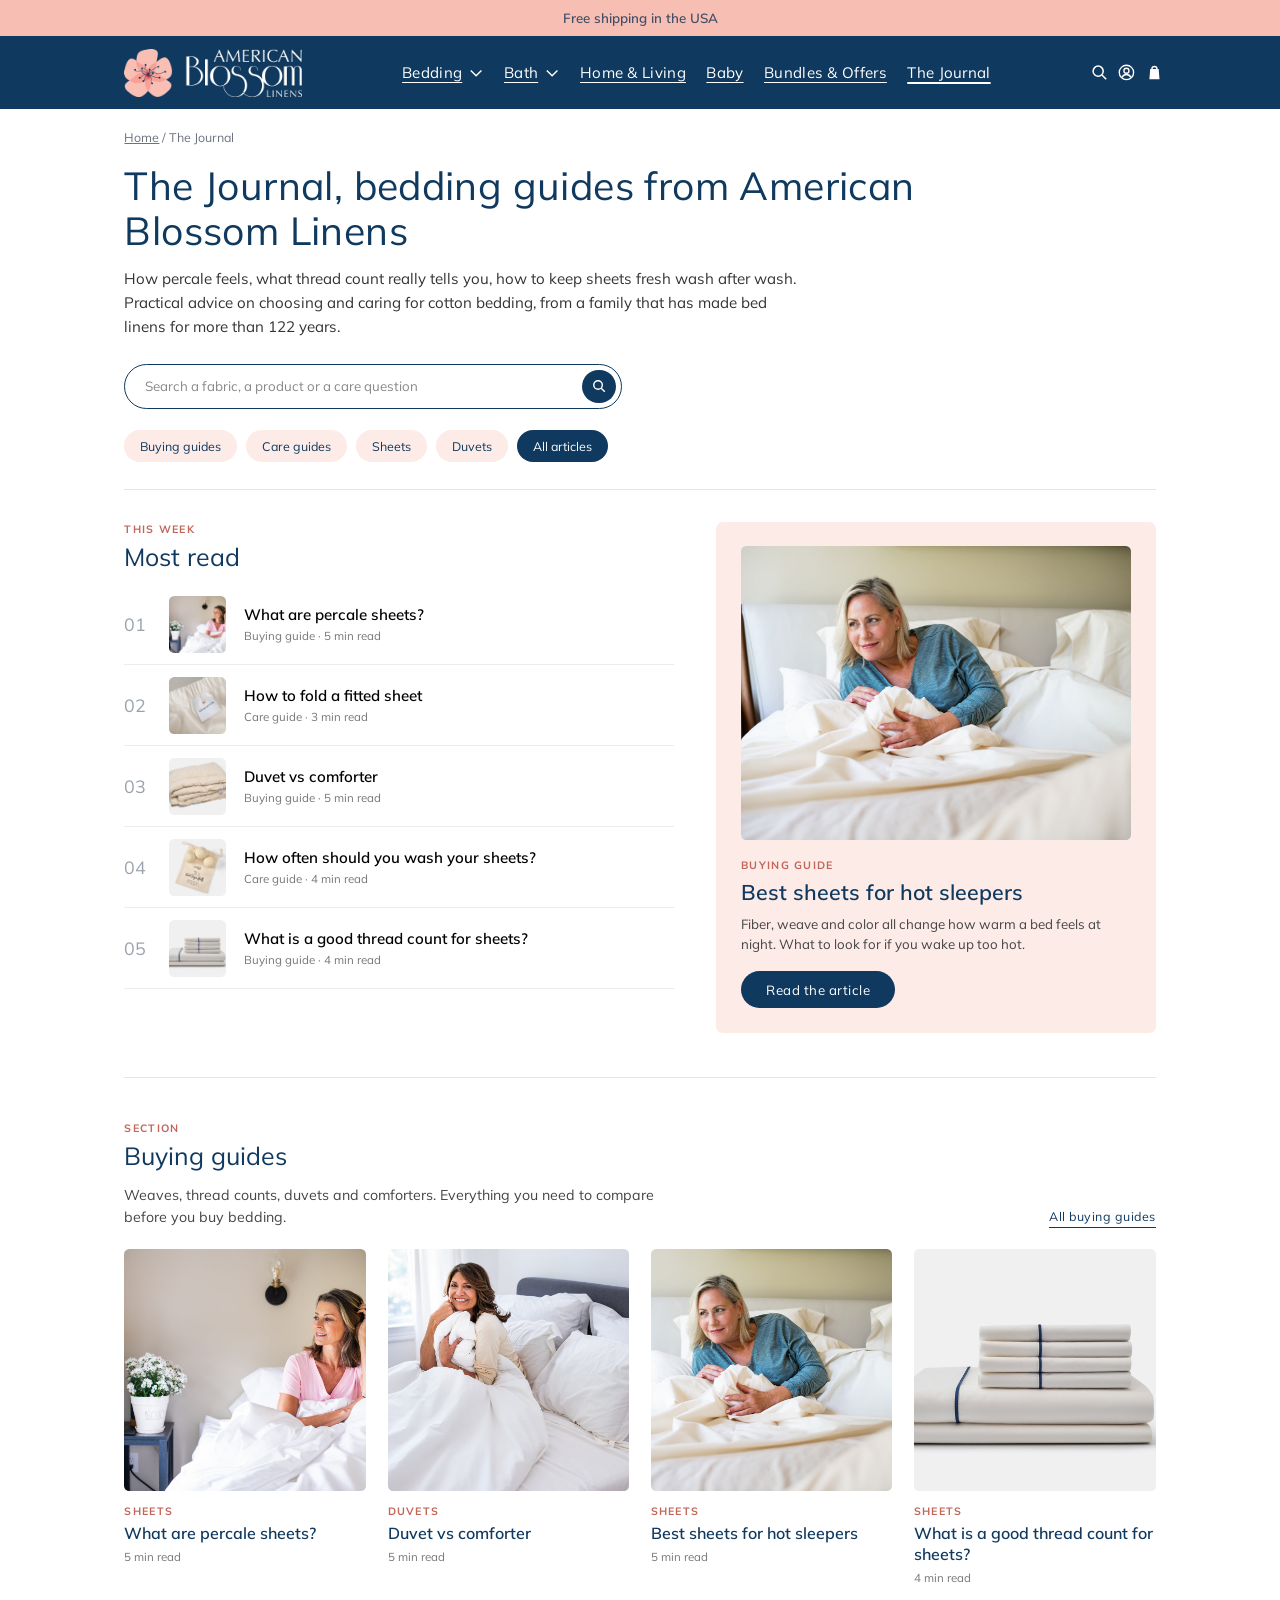
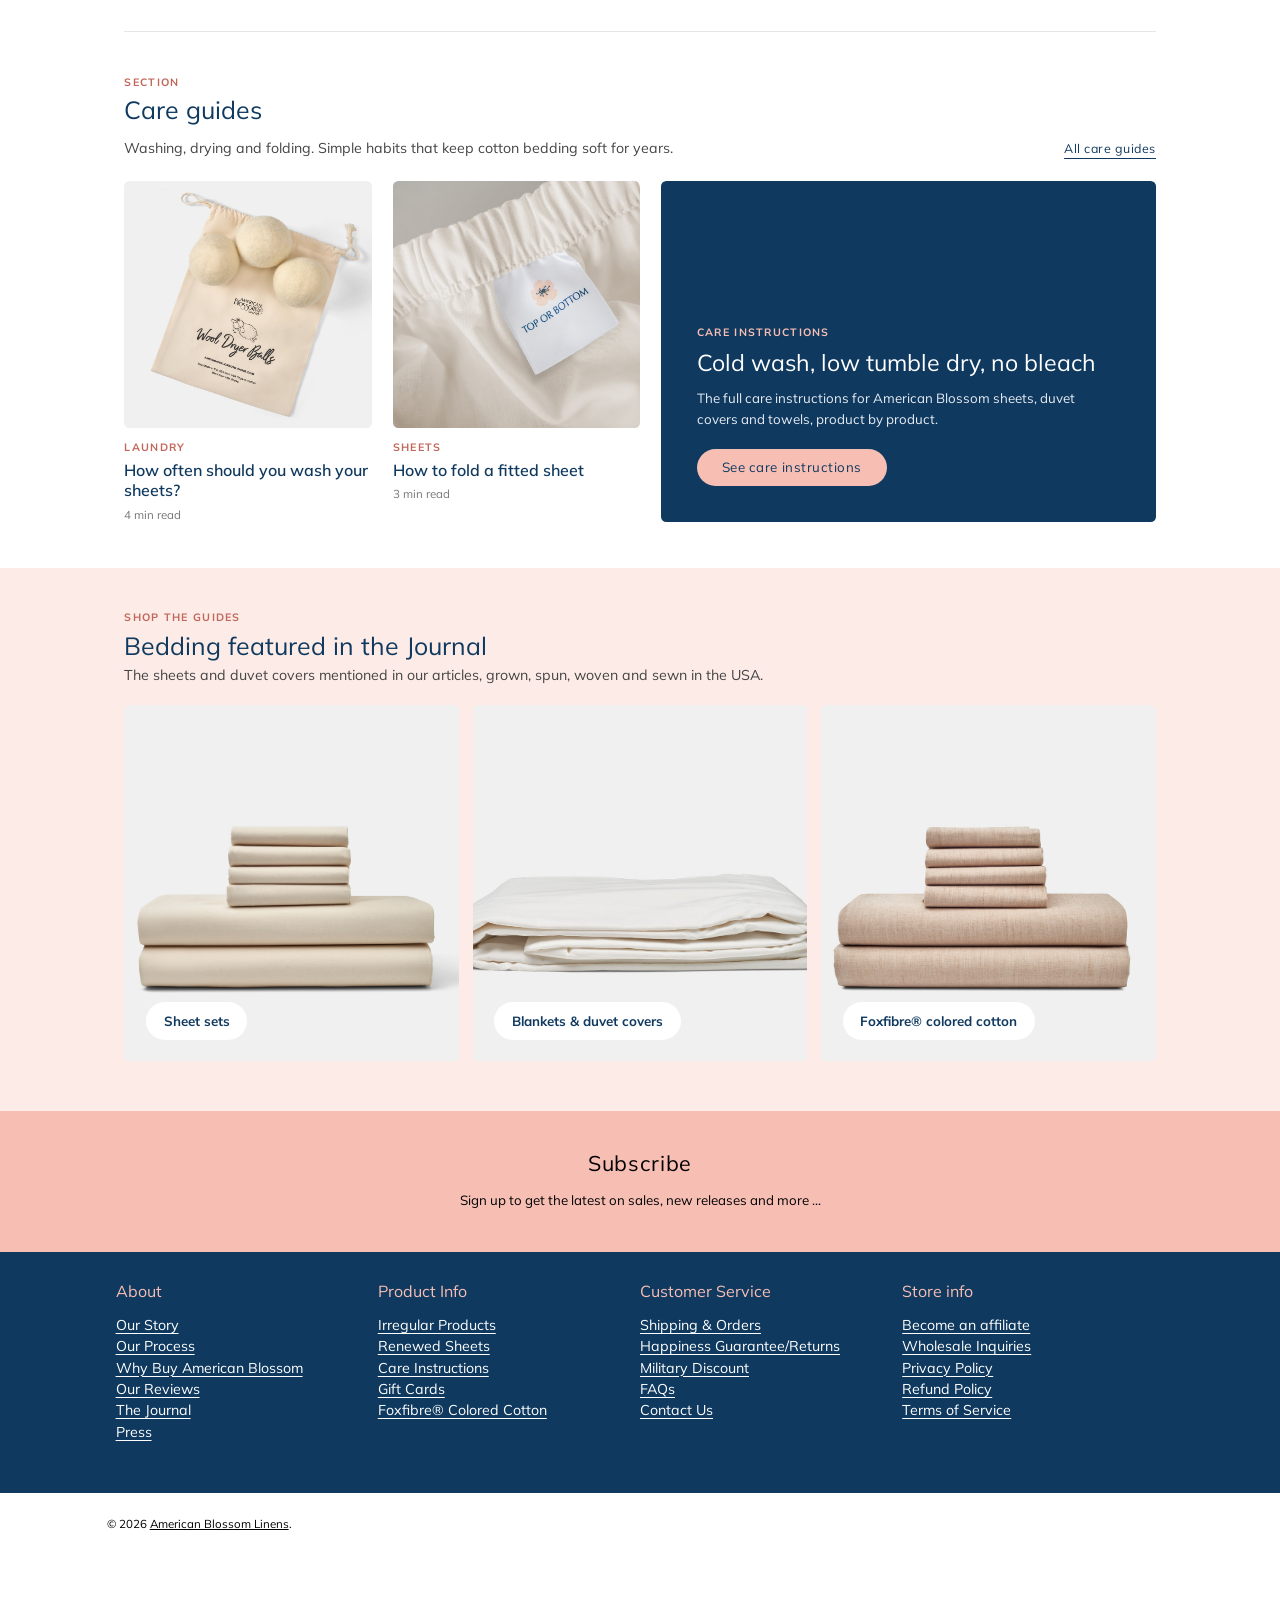
<file: index.html>
<!doctype html>
<html lang="en"><head><meta charset="utf-8">
<meta name="robots" content="noindex, nofollow, noarchive">
<meta name="viewport" content="width=device-width">
<title>The Journal by American Blossom Linens, bedding buying and care guides (mockup)</title>
<link rel="preconnect" href="https://fonts.googleapis.com"><link href="https://fonts.googleapis.com/css2?family=Mulish:wght@300;400;600;700&display=swap" rel="stylesheet">
<link rel="stylesheet" href="common.css">
<style>
.wrap{padding:0 140px}
.bc{font-size:14px;color:#6b7280;padding:22px 0 0}.bc a{text-decoration:underline}
h1{font-size:44px;line-height:1.15;font-weight:400;letter-spacing:.01em;max-width:900px;margin:22px 0 14px;color:#0F395F}
.intro{font-size:17px;color:#333;max-width:760px;line-height:1.6}
.search{margin:28px 0 24px;width:560px;height:50px;border:1.5px solid #0F395F;border-radius:30px;display:flex;align-items:center;justify-content:space-between;padding:0 6px 0 22px;font-size:15px;color:#888}
.search b{width:38px;height:38px;border-radius:50%;background:#0F395F;display:flex;align-items:center;justify-content:center}
.chips{display:flex;gap:10px;padding-bottom:30px;border-bottom:1px solid #e6e6e6}
.chips a,.chips span{font-size:14px;padding:9px 18px;border-radius:20px;background:#FCEBE7;color:#0F395F}
.chips .on{background:#0F395F;color:#fff}
.grid{display:grid;grid-template-columns:1.25fr 1fr;gap:48px;padding:36px 0 50px}
.k{font-size:12px;letter-spacing:.12em;text-transform:uppercase;color:#C2665A;font-weight:700}
h2{font-size:28px;font-weight:400;margin:6px 0 14px;color:#0F395F}
.it{display:flex;align-items:center;gap:20px;padding:13px 0;border-bottom:1px solid #ececec}
.it .n{font-size:20px;color:#9aa3ad;width:30px}
.it img{width:64px;height:64px;object-fit:cover;border-radius:6px}
.it h3{font-size:17px;line-height:1.3;font-weight:600}
.it p{font-size:13px;color:#777;margin-top:4px}
a.it:hover h3{text-decoration:underline}
.feat{background:#FCEBE7;padding:28px;border-radius:8px}
.feat img{width:100%;height:330px;object-fit:cover;border-radius:6px;display:block}
.feat .k{margin-top:20px}
.feat h3{font-size:24px;font-weight:600;margin:8px 0 10px;color:#0F395F}
.feat p{font-size:15px;color:#444;line-height:1.55}
.feat .btn{margin-top:18px}
.sec{padding:48px 0 52px;border-top:1px solid #e6e6e6;scroll-margin-top:10px}
.sec .top{display:flex;justify-content:space-between;align-items:flex-end;margin-bottom:24px}
.sec .top p{font-size:16px;color:#444;max-width:640px;line-height:1.55;margin-top:4px}
.sec .top .all{font-size:14px;letter-spacing:.04em;color:#0F395F;border-bottom:1px solid #0F395F;padding-bottom:3px}
.cards{display:grid;grid-template-columns:repeat(4,1fr);gap:24px}
.cd .im{aspect-ratio:1/1;background:#f4f1ee;overflow:hidden;border-radius:6px}
.cd img{width:100%;height:100%;object-fit:cover;display:block}
.cd .k{margin-top:14px}
.cd h3{font-size:18px;line-height:1.3;font-weight:600;margin-top:6px;color:#0F395F}
.cd p{font-size:13px;color:#777;margin-top:6px}
a.cd:hover h3{text-decoration:underline}
.cards.care{grid-template-columns:1fr 1fr 2fr}
.promo{background:#0F395F;color:#fff;border-radius:6px;padding:40px;display:flex;flex-direction:column;justify-content:flex-end}
.promo .k{color:#F7BEB4}.promo h3{font-size:26px;font-weight:400;margin:10px 0 12px;color:#fff}.promo p{font-size:15px;line-height:1.55;color:#e8eef5;max-width:460px}
.promo .btn{background:#F7BEB4;color:#0F395F;margin-top:22px;width:max-content}
.shop{background:#FCEBE7;padding:48px 140px 56px;margin:0 -140px}
.shop h2{margin-bottom:6px}
.shop .s{font-size:16px;color:#444;margin-bottom:24px}
.tiles{display:grid;grid-template-columns:repeat(3,1fr);gap:16px}
.tile{position:relative;height:400px;overflow:hidden;display:block;border-radius:6px}
.tile img{width:100%;height:100%;object-fit:cover}
.tile span{position:absolute;left:24px;bottom:24px;background:#fff;color:#0F395F;font-size:15px;font-weight:700;padding:12px 20px;border-radius:30px}
</style></head><body>
<div class="ann">Free shipping in the USA</div>
<header class="hdr"><a class="logo" href="https://americanblossomlinens.com/"><img src="img/logo.png" alt="American Blossom Linens"></a>
<nav><a href="https://americanblossomlinens.com/collections/bedding-made-in-the-usa">Bedding <svg viewBox="0 0 16 16" fill="none" stroke="#fff" stroke-width="1.6"><path d="M2 5l6 6 6-6"/></svg></a><a href="https://americanblossomlinens.com/collections/organic-cotton-towels">Bath <svg viewBox="0 0 16 16" fill="none" stroke="#fff" stroke-width="1.6"><path d="M2 5l6 6 6-6"/></svg></a><a href="https://americanblossomlinens.com/collections/laundry-and-home-living">Home &amp; Living</a><a href="https://americanblossomlinens.com/collections/baby-bedding-products">Baby</a><a href="https://americanblossomlinens.com/pages/bundles">Bundles &amp; Offers</a><a class="on" href="index.html">The Journal</a></nav>
<div class="ic"><svg viewBox="0 0 20 20" fill="none" stroke="#fff" stroke-width="1.8"><circle cx="8.5" cy="8.5" r="6"/><path d="M13 13l5 5"/></svg><svg viewBox="0 0 20 20" fill="none" stroke="#fff" stroke-width="1.6"><circle cx="10" cy="10" r="8.5"/><circle cx="10" cy="8" r="3"/><path d="M4.5 16c1.5-2.5 3.5-3.5 5.5-3.5s4 1 5.5 3.5"/></svg><svg viewBox="0 0 20 20" fill="#fff"><path d="M5 6h10l1 12H4z"/><path d="M7 6a3 3 0 016 0" fill="none" stroke="#fff" stroke-width="1.6"/></svg></div></header>

<div class="wrap">
<div class="bc"><a href="https://americanblossomlinens.com/">Home</a> / The Journal</div>
<h1>The Journal, bedding guides from American Blossom Linens</h1>
<p class="intro">How percale feels, what thread count really tells you, how to keep sheets fresh wash after wash. Practical advice on choosing and caring for cotton bedding, from a family that has made bed linens for more than 122 years.</p>
<div class="search">Search a fabric, a product or a care question<b><svg width="16" height="16" viewBox="0 0 20 20" fill="none" stroke="#fff" stroke-width="2"><circle cx="8.5" cy="8.5" r="6"/><path d="M13 13l5 5"/></svg></b></div>
<div class="chips"><a href="#buying">Buying guides</a><a href="#care">Care guides</a><span>Sheets</span><span>Duvets</span><span class="on">All articles</span></div>

<div class="grid">
<div><div class="k">This week</div><h2>Most read</h2>
<a class="it" href="article.html"><span class="n">01</span><img src="img/hero-percale.jpg" alt=""><div><h3>What are percale sheets?</h3><p>Buying guide · 5 min read</p></div></a>
<div class="it"><span class="n">02</span><img src="img/fitted.jpg" alt=""><div><h3>How to fold a fitted sheet</h3><p>Care guide · 3 min read</p></div></div>
<div class="it"><span class="n">03</span><img src="img/wool-insert.jpg" alt=""><div><h3>Duvet vs comforter</h3><p>Buying guide · 5 min read</p></div></div>
<div class="it"><span class="n">04</span><img src="img/dryer-balls.jpg" alt=""><div><h3>How often should you wash your sheets?</h3><p>Care guide · 4 min read</p></div></div>
<div class="it"><span class="n">05</span><img src="img/piping.jpg" alt=""><div><h3>What is a good thread count for sheets?</h3><p>Buying guide · 4 min read</p></div></div>
</div>
<div class="feat"><img src="img/woman-natural.jpg" alt=""><div class="k">Buying guide</div><h3>Best sheets for hot sleepers</h3><p>Fiber, weave and color all change how warm a bed feels at night. What to look for if you wake up too hot.</p><span class="btn">Read the article</span></div>
</div>

<section class="sec" id="buying">
<div class="top"><div><div class="k">Section</div><h2>Buying guides</h2><p>Weaves, thread counts, duvets and comforters. Everything you need to compare before you buy bedding.</p></div><span class="all">All buying guides</span></div>
<div class="cards">
<a class="cd" href="article.html"><div class="im"><img src="img/hero-percale.jpg" alt=""></div><div class="k">Sheets</div><h3>What are percale sheets?</h3><p>5 min read</p></a>
<div class="cd"><div class="im"><img src="img/duvet.jpg" alt=""></div><div class="k">Duvets</div><h3>Duvet vs comforter</h3><p>5 min read</p></div>
<div class="cd"><div class="im"><img src="img/woman-natural.jpg" alt=""></div><div class="k">Sheets</div><h3>Best sheets for hot sleepers</h3><p>5 min read</p></div>
<div class="cd"><div class="im"><img src="img/piping.jpg" alt=""></div><div class="k">Sheets</div><h3>What is a good thread count for sheets?</h3><p>4 min read</p></div>
</div>
</section>

<section class="sec" id="care">
<div class="top"><div><div class="k">Section</div><h2>Care guides</h2><p>Washing, drying and folding. Simple habits that keep cotton bedding soft for years.</p></div><span class="all">All care guides</span></div>
<div class="cards care">
<div class="cd"><div class="im"><img src="img/dryer-balls.jpg" alt=""></div><div class="k">Laundry</div><h3>How often should you wash your sheets?</h3><p>4 min read</p></div>
<div class="cd"><div class="im"><img src="img/fitted.jpg" alt=""></div><div class="k">Sheets</div><h3>How to fold a fitted sheet</h3><p>3 min read</p></div>
<a class="promo" href="https://americanblossomlinens.com/pages/care-instructions"><div class="k">Care instructions</div><h3>Cold wash, low tumble dry, no bleach</h3><p>The full care instructions for American Blossom sheets, duvet covers and towels, product by product.</p><span class="btn">See care instructions</span></a>
</div>
</section>

<section class="shop">
<div class="k">Shop the guides</div><h2>Bedding featured in the Journal</h2><p class="s">The sheets and duvet covers mentioned in our articles, grown, spun, woven and sewn in the USA.</p>
<div class="tiles">
<a class="tile" href="https://americanblossomlinens.com/collections/sheet-sets"><img src="img/sheet-set.png" alt=""><span>Sheet sets</span></a>
<a class="tile" href="https://americanblossomlinens.com/collections/blankets-and-duvet-covers"><img src="img/duvet-folded.jpg" alt=""><span>Blankets &amp; duvet covers</span></a>
<a class="tile" href="https://americanblossomlinens.com/collections/foxfibre-colored-cotton"><img src="img/foxfibre.jpg" alt=""><span>Foxfibre® colored cotton</span></a>
</div>
</section>
</div>
<div class="sub"><h3>Subscribe</h3><p>Sign up to get the latest on sales, new releases and more ...</p></div>
<footer class="ft"><div><h4>About</h4><a href="https://americanblossomlinens.com/pages/about-american-blossom-linens">Our Story</a><a href="https://americanblossomlinens.com/pages/our-process-made-in-the-usa">Our Process</a><a href="https://americanblossomlinens.com/pages/why-buy-american-blossom">Why Buy American Blossom</a><a href="https://americanblossomlinens.com/pages/our-reviews">Our Reviews</a><a href="index.html">The Journal</a><a href="https://americanblossomlinens.com/pages/press">Press</a></div><div><h4>Product Info</h4><a href="https://americanblossomlinens.com/collections/irregular-products">Irregular Products</a><a href="https://americanblossomlinens.com/collections/renewed-sheets">Renewed Sheets</a><a href="https://americanblossomlinens.com/pages/care-instructions">Care Instructions</a><a href="https://americanblossomlinens.com/products/american-blossoms-gift-card">Gift Cards</a><a href="https://americanblossomlinens.com/pages/fox-fibre">Foxfibre® Colored Cotton</a></div><div><h4>Customer Service</h4><a href="https://americanblossomlinens.com/pages/shipping-orders">Shipping &amp; Orders</a><a href="https://americanblossomlinens.com/pages/happiness-guarantee">Happiness Guarantee/Returns</a><a href="https://americanblossomlinens.com/pages/military-discount">Military Discount</a><a href="https://americanblossomlinens.com/pages/faqs">FAQs</a><a href="https://americanblossomlinens.com/pages/contact-us">Contact Us</a></div><div><h4>Store info</h4><a href="https://americanblossomlinens.com/pages/affiliate">Become an affiliate</a><a href="https://americanblossomlinens.com/pages/wholesale">Wholesale Inquiries</a><a href="https://americanblossomlinens.com/policies/privacy-policy">Privacy Policy</a><a href="https://americanblossomlinens.com/policies/refund-policy">Refund Policy</a><a href="https://americanblossomlinens.com/policies/terms-of-service">Terms of Service</a></div></footer>
<div class="copy">© 2026 <a href="https://americanblossomlinens.com/">American Blossom Linens</a>.</div>
<script>function fit(){document.documentElement.style.zoom=document.documentElement.clientWidth/1440}fit();addEventListener("resize",fit)</script>

</body></html>
</file>
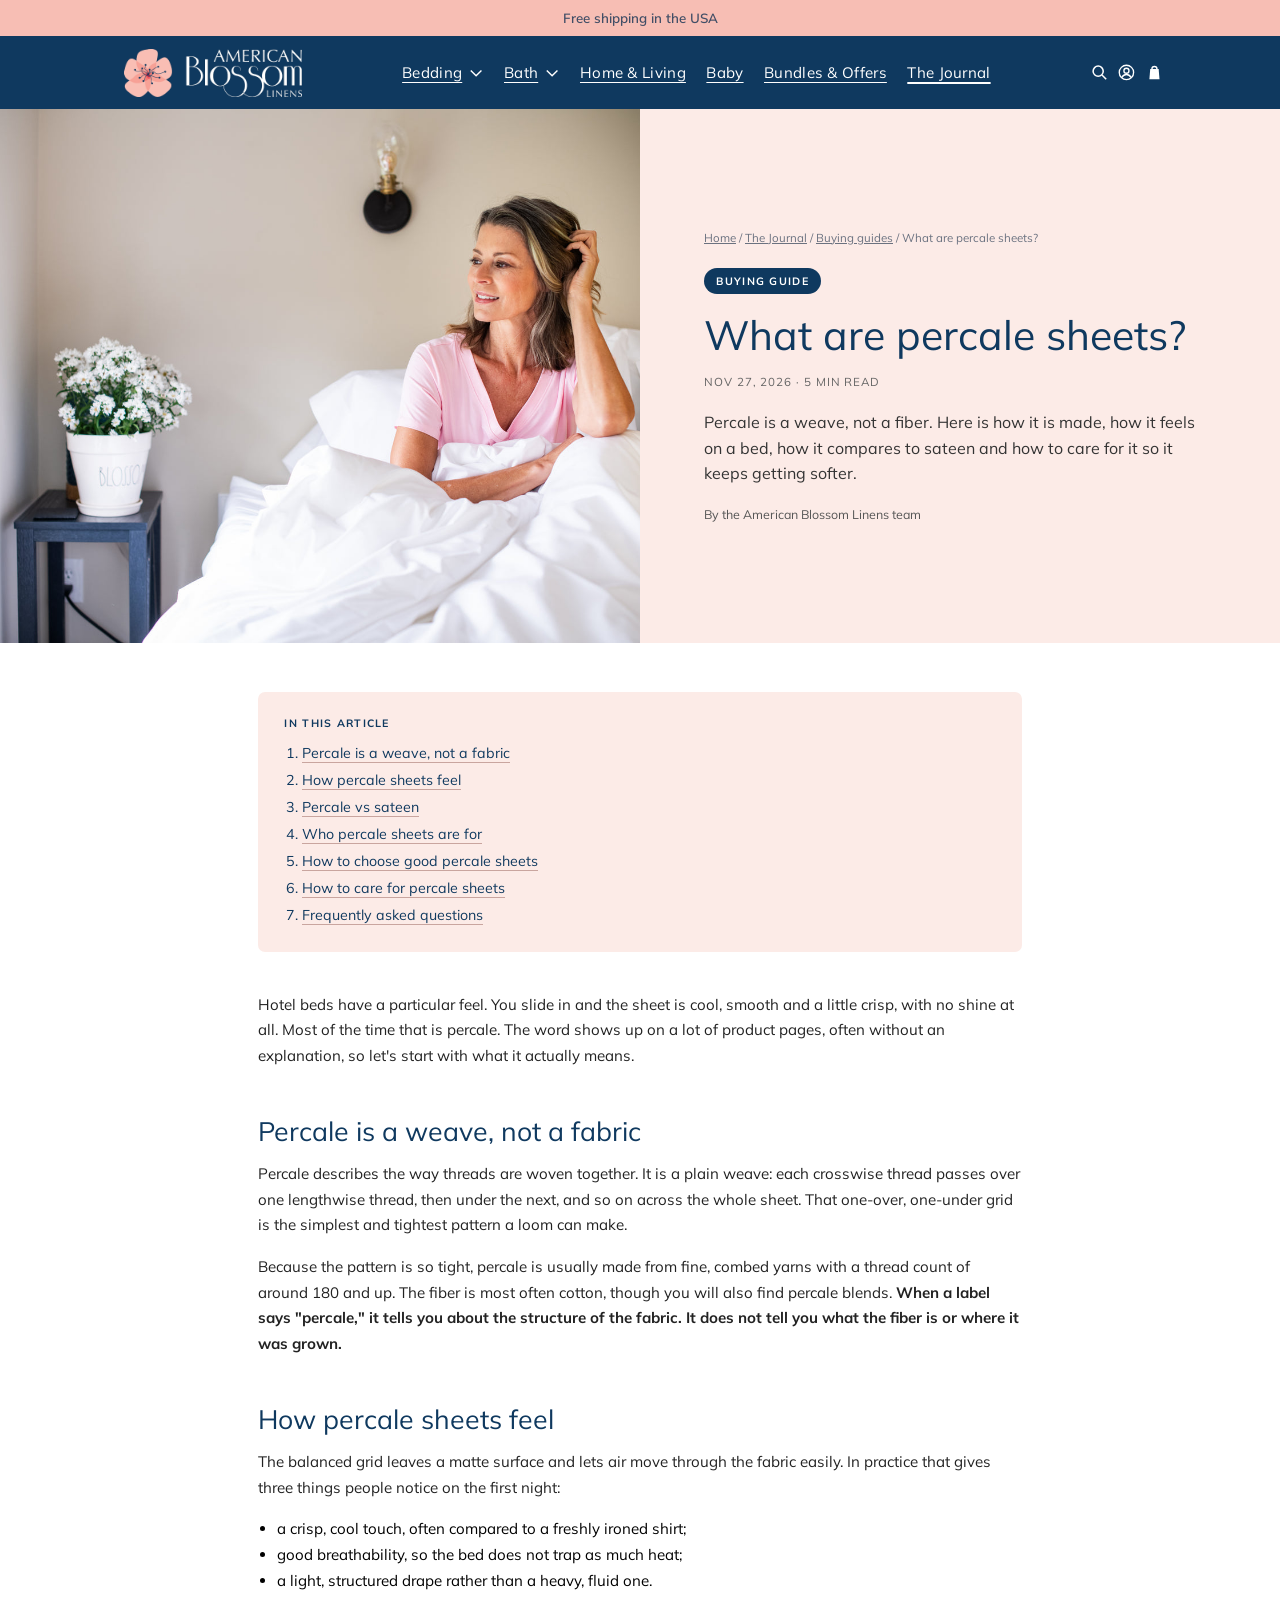
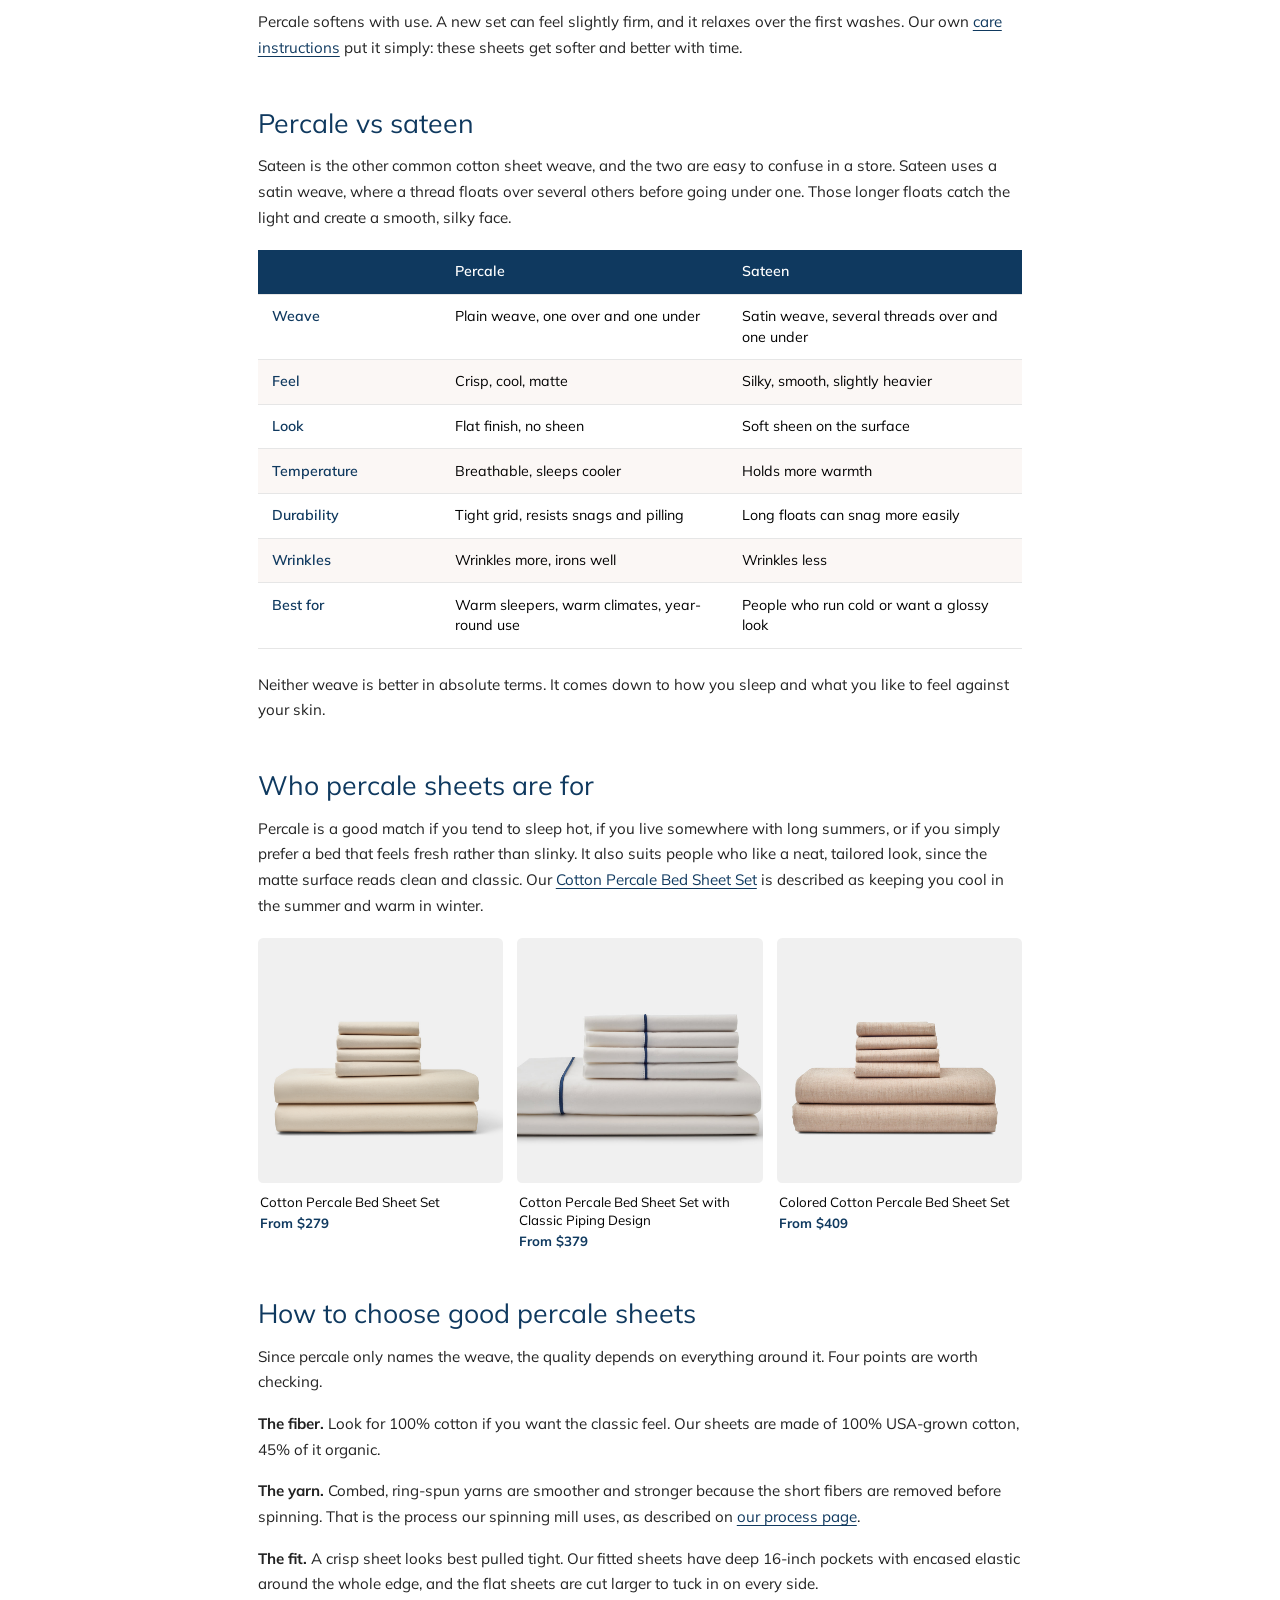
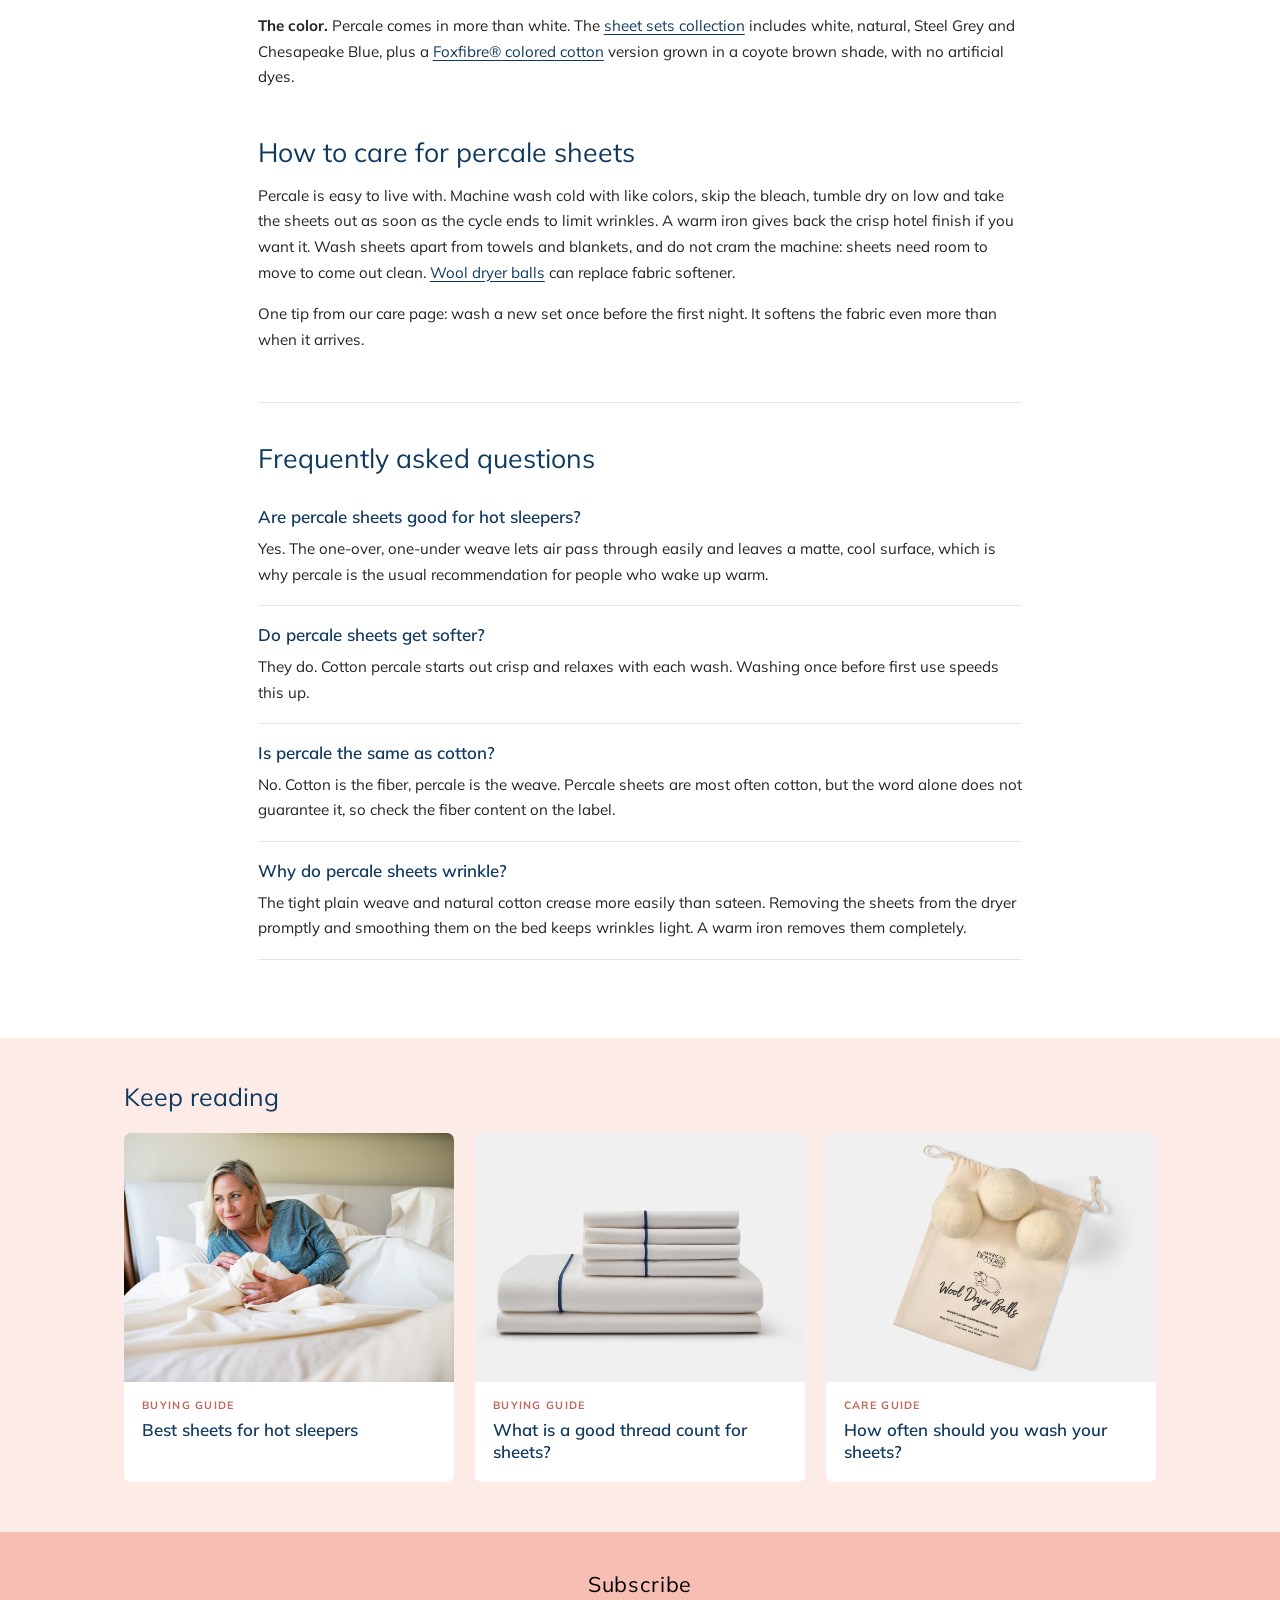
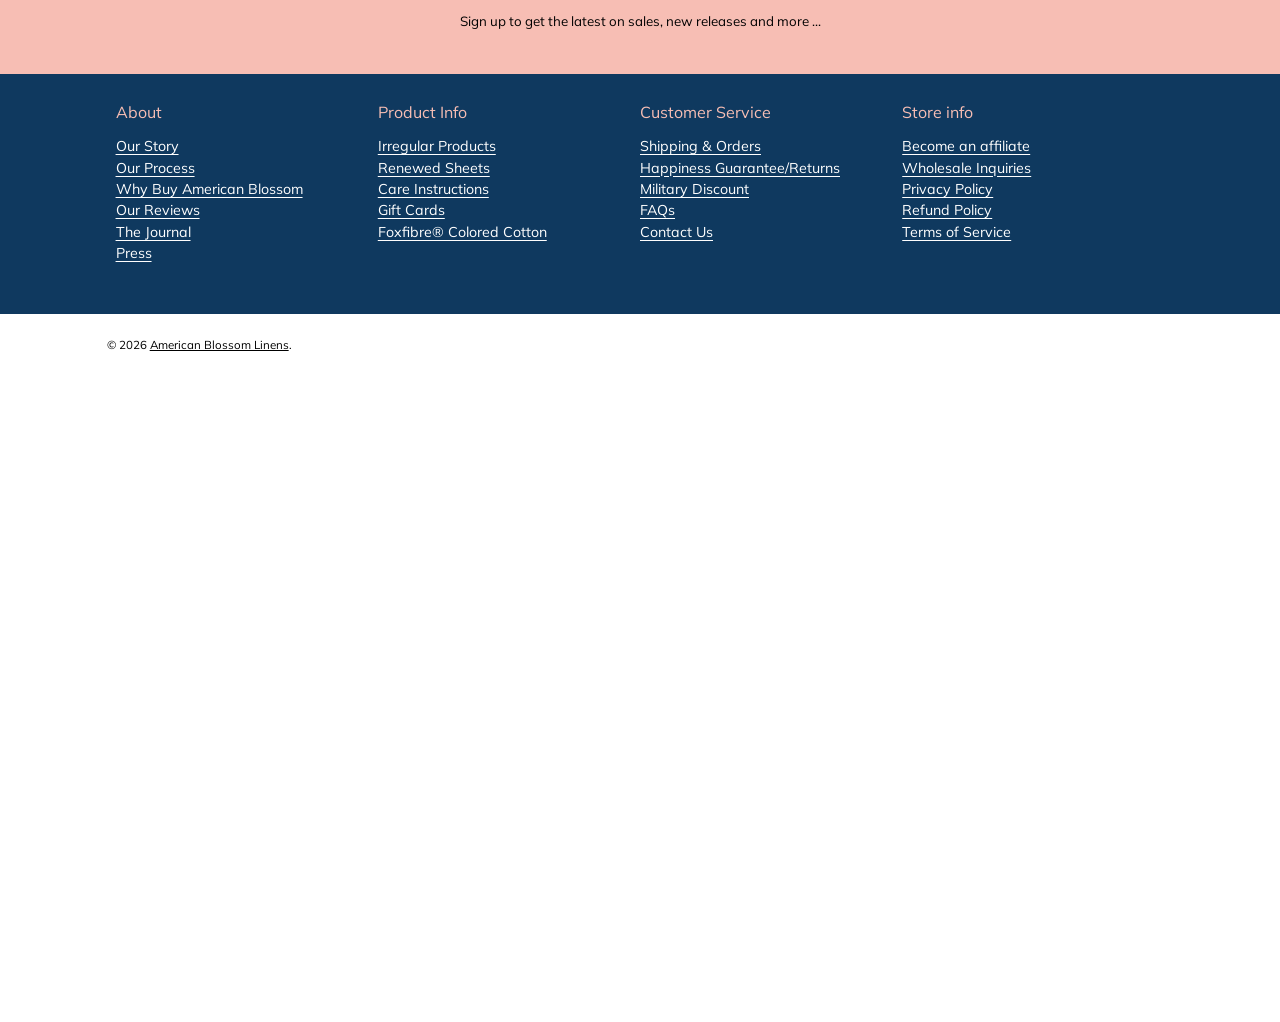
<file: article.html>
<!doctype html>
<html lang="en"><head><meta charset="utf-8">
<meta name="robots" content="noindex, nofollow, noarchive">
<meta name="viewport" content="width=device-width">
<title>What are percale sheets? | The Journal, American Blossom Linens (mockup)</title>
<link rel="preconnect" href="https://fonts.googleapis.com"><link href="https://fonts.googleapis.com/css2?family=Mulish:wght@300;400;600;700&display=swap" rel="stylesheet">
<link rel="stylesheet" href="common.css">
<style>
.hero{display:grid;grid-template-columns:1fr 1fr;background:#FCEBE7;height:600px}
.hero img{width:100%;height:600px;object-fit:cover;object-position:center}
.txt{padding:60px 72px;display:flex;flex-direction:column;justify-content:center}
.bc{font-size:13px;color:#6b7280}.bc a{text-decoration:underline}
.tag{display:inline-block;margin-top:26px;background:#0F395F;color:#fff;font-size:12px;letter-spacing:.12em;padding:7px 14px;border-radius:20px;width:max-content;font-weight:700}
h1{font-size:46px;line-height:1.12;font-weight:400;margin:20px 0 18px;color:#0F395F}
.meta{font-size:13px;letter-spacing:.08em;color:#666;text-transform:uppercase}
.lead{font-size:18px;line-height:1.6;color:#333;margin-top:24px}
.by{font-size:14px;color:#555;margin-top:22px}
.body{width:860px;margin:0 auto;padding:56px 0 24px}
.toc{background:#FCEBE7;padding:26px 30px;margin-bottom:44px;border-radius:8px}
.toc .k{font-size:12px;letter-spacing:.12em;text-transform:uppercase;font-weight:700;color:#0F395F;margin-bottom:12px}
.toc ol{padding-left:20px;font-size:16px;line-height:1.9;color:#0F395F}
.toc a{border-bottom:1px solid #c9a59f}
.body p{font-size:17px;line-height:1.7;color:#222;margin-bottom:18px}
.body p a,.q a{text-decoration:underline;text-underline-offset:3px;color:#0F395F}
.body h2{font-size:30px;line-height:1.2;font-weight:400;color:#0F395F;margin:52px 0 16px;scroll-margin-top:20px}
.body ul{margin:0 0 18px 22px;font-size:17px;line-height:1.7}
table{width:100%;border-collapse:collapse;margin:22px 0 26px;font-size:16px}
th,td{text-align:left;padding:13px 16px;border-bottom:1px solid #e6e6e6;vertical-align:top;line-height:1.45}
thead th{background:#0F395F;color:#fff;font-weight:600}
tbody th{font-weight:600;color:#0F395F;width:24%}
tbody tr:nth-child(even){background:#fbf7f5}
.prods{display:grid;grid-template-columns:repeat(3,1fr);gap:16px;margin:22px 0 8px}
.card{display:block;color:#000}
.card .im{aspect-ratio:1/1;background:#f4f1ee;overflow:hidden;border-radius:6px}
.card img{width:100%;height:100%;object-fit:cover;display:block}
.card .info{padding:12px 2px 0;font-size:15px;line-height:1.35}
.card .pr{display:block;color:#0F395F;font-weight:700;margin-top:4px}
.faq{margin-top:56px;border-top:1px solid #e6e6e6}
.faq h2{margin-top:44px}
.q{border-bottom:1px solid #e6e6e6;padding:20px 0}
.q h3{font-size:19px;font-weight:600;color:#0F395F;margin-bottom:10px}
.q p{margin:0}
.more{background:#FCEBE7;margin-top:64px;padding:48px 0 56px}
.more .in{width:1160px;margin:0 auto}
.more h2{font-size:28px;font-weight:400;color:#0F395F;margin-bottom:24px}
.more .g{display:grid;grid-template-columns:repeat(3,1fr);gap:24px}
.more a{color:#111;background:#fff;display:block;border-radius:8px;overflow:hidden}
.more img{width:100%;height:280px;object-fit:cover;display:block}
.more .c{padding:18px 20px 22px}
.more .k{font-size:12px;letter-spacing:.12em;text-transform:uppercase;color:#C2665A;font-weight:700}
.more h3{font-size:19px;font-weight:600;line-height:1.3;margin-top:8px;color:#0F395F}
</style></head><body>
<div class="ann">Free shipping in the USA</div>
<header class="hdr"><a class="logo" href="https://americanblossomlinens.com/"><img src="img/logo.png" alt="American Blossom Linens"></a>
<nav><a href="https://americanblossomlinens.com/collections/bedding-made-in-the-usa">Bedding <svg viewBox="0 0 16 16" fill="none" stroke="#fff" stroke-width="1.6"><path d="M2 5l6 6 6-6"/></svg></a><a href="https://americanblossomlinens.com/collections/organic-cotton-towels">Bath <svg viewBox="0 0 16 16" fill="none" stroke="#fff" stroke-width="1.6"><path d="M2 5l6 6 6-6"/></svg></a><a href="https://americanblossomlinens.com/collections/laundry-and-home-living">Home &amp; Living</a><a href="https://americanblossomlinens.com/collections/baby-bedding-products">Baby</a><a href="https://americanblossomlinens.com/pages/bundles">Bundles &amp; Offers</a><a class="on" href="index.html">The Journal</a></nav>
<div class="ic"><svg viewBox="0 0 20 20" fill="none" stroke="#fff" stroke-width="1.8"><circle cx="8.5" cy="8.5" r="6"/><path d="M13 13l5 5"/></svg><svg viewBox="0 0 20 20" fill="none" stroke="#fff" stroke-width="1.6"><circle cx="10" cy="10" r="8.5"/><circle cx="10" cy="8" r="3"/><path d="M4.5 16c1.5-2.5 3.5-3.5 5.5-3.5s4 1 5.5 3.5"/></svg><svg viewBox="0 0 20 20" fill="#fff"><path d="M5 6h10l1 12H4z"/><path d="M7 6a3 3 0 016 0" fill="none" stroke="#fff" stroke-width="1.6"/></svg></div></header>

<div class="hero"><img src="img/hero-percale.jpg" alt="Woman in bed with white Cotton Percale Bed Sheet Set by American Blossom Linens"><div class="txt">
<div class="bc"><a href="https://americanblossomlinens.com/">Home</a> / <a href="index.html">The Journal</a> / <a href="index.html#buying">Buying guides</a> / What are percale sheets?</div>
<span class="tag">BUYING GUIDE</span>
<h1>What are percale sheets?</h1>
<div class="meta">Nov 27, 2026 · 5 min read</div>
<p class="lead">Percale is a weave, not a fiber. Here is how it is made, how it feels on a bed, how it compares to sateen and how to care for it so it keeps getting softer.</p>
<div class="by">By the American Blossom Linens team</div>
</div></div>

<div class="body">
<nav class="toc"><div class="k">In this article</div><ol>
<li><a href="#weave">Percale is a weave, not a fabric</a></li>
<li><a href="#feel">How percale sheets feel</a></li>
<li><a href="#sateen">Percale vs sateen</a></li>
<li><a href="#who">Who percale sheets are for</a></li>
<li><a href="#choose">How to choose good percale sheets</a></li>
<li><a href="#care">How to care for percale sheets</a></li>
<li><a href="#faq">Frequently asked questions</a></li>
</ol></nav>

<p>Hotel beds have a particular feel. You slide in and the sheet is cool, smooth and a little crisp, with no shine at all. Most of the time that is percale. The word shows up on a lot of product pages, often without an explanation, so let's start with what it actually means.</p>

<h2 id="weave">Percale is a weave, not a fabric</h2>
<p>Percale describes the way threads are woven together. It is a plain weave: each crosswise thread passes over one lengthwise thread, then under the next, and so on across the whole sheet. That one-over, one-under grid is the simplest and tightest pattern a loom can make.</p>
<p>Because the pattern is so tight, percale is usually made from fine, combed yarns with a thread count of around 180 and up. The fiber is most often cotton, though you will also find percale blends. <strong>When a label says "percale," it tells you about the structure of the fabric. It does not tell you what the fiber is or where it was grown.</strong></p>

<h2 id="feel">How percale sheets feel</h2>
<p>The balanced grid leaves a matte surface and lets air move through the fabric easily. In practice that gives three things people notice on the first night:</p>
<ul>
<li>a crisp, cool touch, often compared to a freshly ironed shirt;</li>
<li>good breathability, so the bed does not trap as much heat;</li>
<li>a light, structured drape rather than a heavy, fluid one.</li>
</ul>
<p>Percale softens with use. A new set can feel slightly firm, and it relaxes over the first washes. Our own <a href="https://americanblossomlinens.com/pages/care-instructions">care instructions</a> put it simply: these sheets get softer and better with time.</p>

<h2 id="sateen">Percale vs sateen</h2>
<p>Sateen is the other common cotton sheet weave, and the two are easy to confuse in a store. Sateen uses a satin weave, where a thread floats over several others before going under one. Those longer floats catch the light and create a smooth, silky face.</p>
<table>
<thead><tr><th></th><th>Percale</th><th>Sateen</th></tr></thead>
<tbody>
<tr><th>Weave</th><td>Plain weave, one over and one under</td><td>Satin weave, several threads over and one under</td></tr>
<tr><th>Feel</th><td>Crisp, cool, matte</td><td>Silky, smooth, slightly heavier</td></tr>
<tr><th>Look</th><td>Flat finish, no sheen</td><td>Soft sheen on the surface</td></tr>
<tr><th>Temperature</th><td>Breathable, sleeps cooler</td><td>Holds more warmth</td></tr>
<tr><th>Durability</th><td>Tight grid, resists snags and pilling</td><td>Long floats can snag more easily</td></tr>
<tr><th>Wrinkles</th><td>Wrinkles more, irons well</td><td>Wrinkles less</td></tr>
<tr><th>Best for</th><td>Warm sleepers, warm climates, year-round use</td><td>People who run cold or want a glossy look</td></tr>
</tbody></table>
<p>Neither weave is better in absolute terms. It comes down to how you sleep and what you like to feel against your skin.</p>

<h2 id="who">Who percale sheets are for</h2>
<p>Percale is a good match if you tend to sleep hot, if you live somewhere with long summers, or if you simply prefer a bed that feels fresh rather than slinky. It also suits people who like a neat, tailored look, since the matte surface reads clean and classic. Our <a href="https://americanblossomlinens.com/products/cotton-bed-sheet-set-american-made">Cotton Percale Bed Sheet Set</a> is described as keeping you cool in the summer and warm in winter.</p>
<div class="prods">
<a class="card" href="https://americanblossomlinens.com/products/cotton-bed-sheet-set-american-made"><div class="im"><img src="img/sheet-set.png" alt="Cotton Percale Bed Sheet Set in natural"></div><div class="info">Cotton Percale Bed Sheet Set<span class="pr">From $279</span></div></a>
<a class="card" href="https://americanblossomlinens.com/products/cotton-bed-sheet-set-with-piping-american-made"><div class="im"><img src="img/piping.jpg" alt="Cotton Percale Bed Sheet Set with Classic Piping Design in navy blue"></div><div class="info">Cotton Percale Bed Sheet Set with Classic Piping Design<span class="pr">From $379</span></div></a>
<a class="card" href="https://americanblossomlinens.com/products/colored-cotton-bed-sheet-set-american-made"><div class="im"><img src="img/foxfibre.jpg" alt="Colored Cotton Percale Bed Sheet Set in Foxfibre cotton"></div><div class="info">Colored Cotton Percale Bed Sheet Set<span class="pr">From $409</span></div></a>
</div>

<h2 id="choose">How to choose good percale sheets</h2>
<p>Since percale only names the weave, the quality depends on everything around it. Four points are worth checking.</p>
<p><strong>The fiber.</strong> Look for 100% cotton if you want the classic feel. Our sheets are made of 100% USA-grown cotton, 45% of it organic.</p>
<p><strong>The yarn.</strong> Combed, ring-spun yarns are smoother and stronger because the short fibers are removed before spinning. That is the process our spinning mill uses, as described on <a href="https://americanblossomlinens.com/pages/our-process-made-in-the-usa">our process page</a>.</p>
<p><strong>The fit.</strong> A crisp sheet looks best pulled tight. Our fitted sheets have deep 16-inch pockets with encased elastic around the whole edge, and the flat sheets are cut larger to tuck in on every side.</p>
<p><strong>The color.</strong> Percale comes in more than white. The <a href="https://americanblossomlinens.com/collections/sheet-sets">sheet sets collection</a> includes white, natural, Steel Grey and Chesapeake Blue, plus a <a href="https://americanblossomlinens.com/pages/fox-fibre">Foxfibre® colored cotton</a> version grown in a coyote brown shade, with no artificial dyes.</p>

<h2 id="care">How to care for percale sheets</h2>
<p>Percale is easy to live with. Machine wash cold with like colors, skip the bleach, tumble dry on low and take the sheets out as soon as the cycle ends to limit wrinkles. A warm iron gives back the crisp hotel finish if you want it. Wash sheets apart from towels and blankets, and do not cram the machine: sheets need room to move to come out clean. <a href="https://americanblossomlinens.com/products/american-made-wool-dryer-ball-set">Wool dryer balls</a> can replace fabric softener.</p>
<p>One tip from our care page: wash a new set once before the first night. It softens the fabric even more than when it arrives.</p>

<div class="faq">
<h2 id="faq">Frequently asked questions</h2>
<div class="q"><h3>Are percale sheets good for hot sleepers?</h3><p>Yes. The one-over, one-under weave lets air pass through easily and leaves a matte, cool surface, which is why percale is the usual recommendation for people who wake up warm.</p></div>
<div class="q"><h3>Do percale sheets get softer?</h3><p>They do. Cotton percale starts out crisp and relaxes with each wash. Washing once before first use speeds this up.</p></div>
<div class="q"><h3>Is percale the same as cotton?</h3><p>No. Cotton is the fiber, percale is the weave. Percale sheets are most often cotton, but the word alone does not guarantee it, so check the fiber content on the label.</p></div>
<div class="q"><h3>Why do percale sheets wrinkle?</h3><p>The tight plain weave and natural cotton crease more easily than sateen. Removing the sheets from the dryer promptly and smoothing them on the bed keeps wrinkles light. A warm iron removes them completely.</p></div>
</div>
</div>

<div class="more"><div class="in">
<h2>Keep reading</h2>
<div class="g">
<a href="index.html#buying"><img src="img/woman-natural.jpg" alt=""><div class="c"><div class="k">Buying guide</div><h3>Best sheets for hot sleepers</h3></div></a>
<a href="index.html#buying"><img src="img/piping.jpg" alt=""><div class="c"><div class="k">Buying guide</div><h3>What is a good thread count for sheets?</h3></div></a>
<a href="index.html#care"><img src="img/dryer-balls.jpg" alt=""><div class="c"><div class="k">Care guide</div><h3>How often should you wash your sheets?</h3></div></a>
</div></div></div>
<div class="sub"><h3>Subscribe</h3><p>Sign up to get the latest on sales, new releases and more ...</p></div>
<footer class="ft"><div><h4>About</h4><a href="https://americanblossomlinens.com/pages/about-american-blossom-linens">Our Story</a><a href="https://americanblossomlinens.com/pages/our-process-made-in-the-usa">Our Process</a><a href="https://americanblossomlinens.com/pages/why-buy-american-blossom">Why Buy American Blossom</a><a href="https://americanblossomlinens.com/pages/our-reviews">Our Reviews</a><a href="index.html">The Journal</a><a href="https://americanblossomlinens.com/pages/press">Press</a></div><div><h4>Product Info</h4><a href="https://americanblossomlinens.com/collections/irregular-products">Irregular Products</a><a href="https://americanblossomlinens.com/collections/renewed-sheets">Renewed Sheets</a><a href="https://americanblossomlinens.com/pages/care-instructions">Care Instructions</a><a href="https://americanblossomlinens.com/products/american-blossoms-gift-card">Gift Cards</a><a href="https://americanblossomlinens.com/pages/fox-fibre">Foxfibre® Colored Cotton</a></div><div><h4>Customer Service</h4><a href="https://americanblossomlinens.com/pages/shipping-orders">Shipping &amp; Orders</a><a href="https://americanblossomlinens.com/pages/happiness-guarantee">Happiness Guarantee/Returns</a><a href="https://americanblossomlinens.com/pages/military-discount">Military Discount</a><a href="https://americanblossomlinens.com/pages/faqs">FAQs</a><a href="https://americanblossomlinens.com/pages/contact-us">Contact Us</a></div><div><h4>Store info</h4><a href="https://americanblossomlinens.com/pages/affiliate">Become an affiliate</a><a href="https://americanblossomlinens.com/pages/wholesale">Wholesale Inquiries</a><a href="https://americanblossomlinens.com/policies/privacy-policy">Privacy Policy</a><a href="https://americanblossomlinens.com/policies/refund-policy">Refund Policy</a><a href="https://americanblossomlinens.com/policies/terms-of-service">Terms of Service</a></div></footer>
<div class="copy">© 2026 <a href="https://americanblossomlinens.com/">American Blossom Linens</a>.</div>
<script>function fit(){document.documentElement.style.zoom=document.documentElement.clientWidth/1440}fit();addEventListener("resize",fit)</script>

</body></html>
</file>
<file: common.css>
*{box-sizing:border-box;margin:0;padding:0}
html{overflow-x:hidden;scroll-behavior:smooth}
body{font-family:Mulish,Muli,sans-serif;color:#000;background:#fff;width:1440px;font-size:15px}
a{color:inherit;text-decoration:none}
.ann{height:41px;background:#F7BEB4;color:#414E66;font-size:15px;font-weight:600;display:flex;align-items:center;justify-content:center}
.hdr{height:82px;background:#0F395F;display:flex;align-items:center;padding:0 132px 0 140px;color:#fff}
.hdr .logo img{height:54px;display:block}
.hdr nav{display:flex;gap:23px;margin-left:auto;margin-right:auto;font-size:17px;letter-spacing:.02em}
.hdr nav a{text-decoration:underline;text-underline-offset:4px;display:flex;align-items:center;gap:8px}
.hdr nav a.on{text-decoration-thickness:2px}
.hdr nav svg{width:16px;height:16px}
.hdr .ic{display:flex;gap:12px}.hdr .ic svg{width:19px;height:19px}
.ft{background:#0F395F;color:#fff;padding:32px 130px 56px;display:grid;grid-template-columns:repeat(4,1fr)}
.ft h4{color:#F7BEB4;font-weight:400;font-size:18px;margin-bottom:16px}
.ft a{display:block;text-decoration:underline;text-underline-offset:3px;font-size:16px;line-height:24px}
.sub{background:#F7BEB4;text-align:center;padding:44px 0 50px}
.sub h3{font-weight:400;font-size:24px;letter-spacing:.03em;margin-bottom:18px}
.sub p{font-size:15px}
.copy{padding:26px 120px;font-size:13px}.copy a{text-decoration:underline}
.btn{display:inline-block;background:#0F395F;color:#fff;border-radius:30px;font-size:15px;padding:12px 28px;letter-spacing:.04em}
</file>
